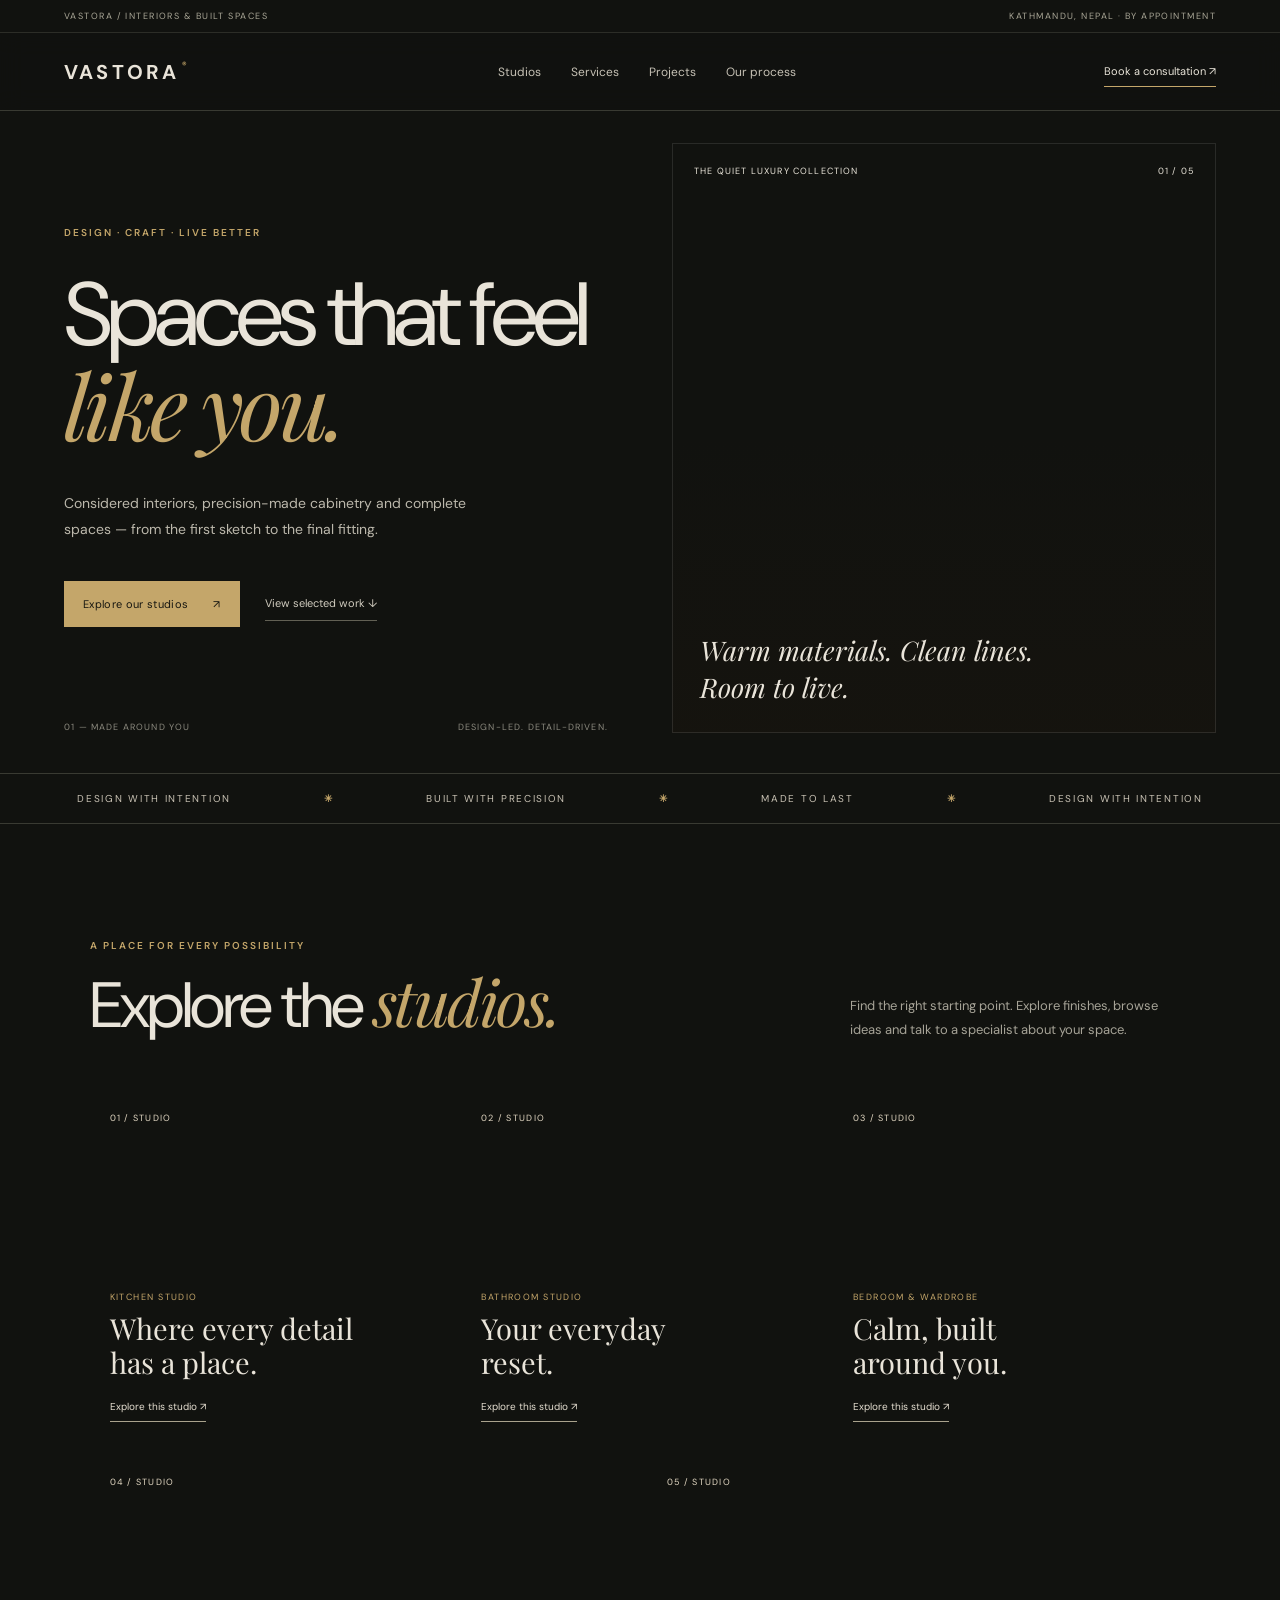
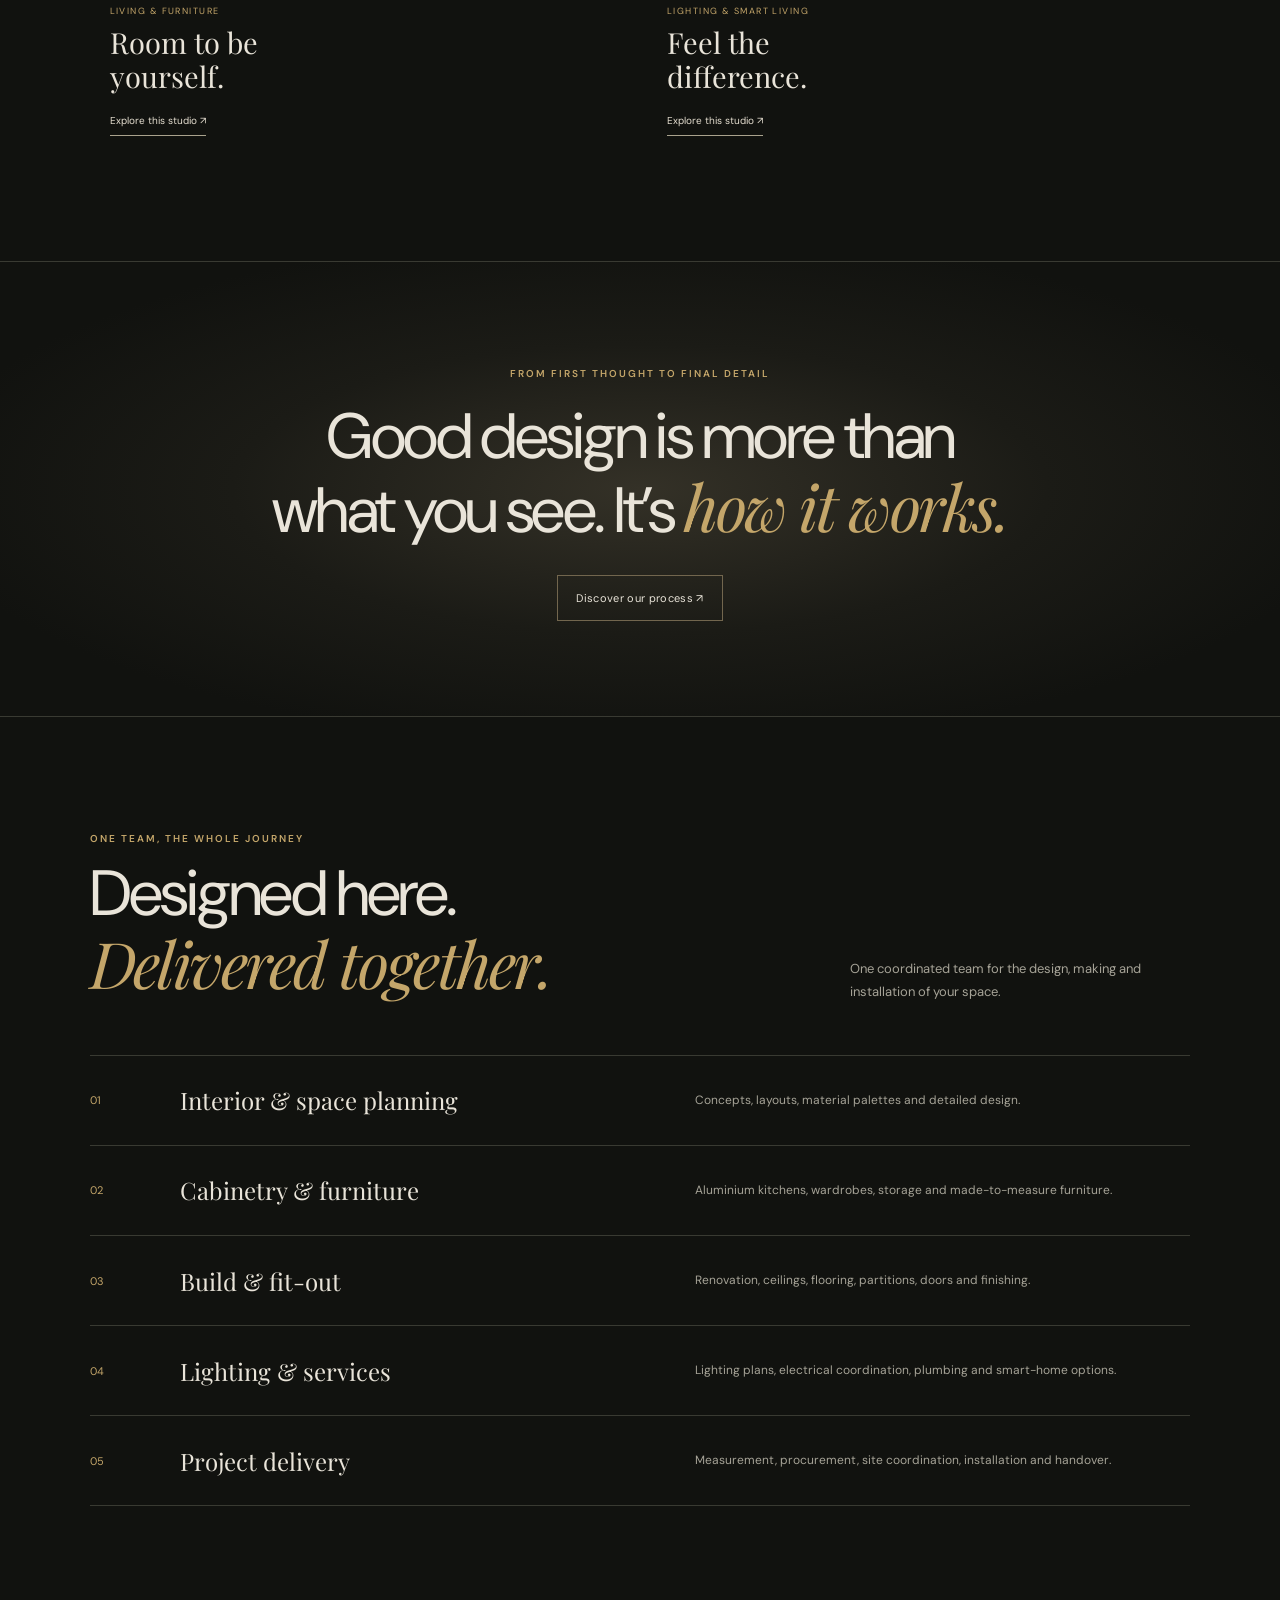
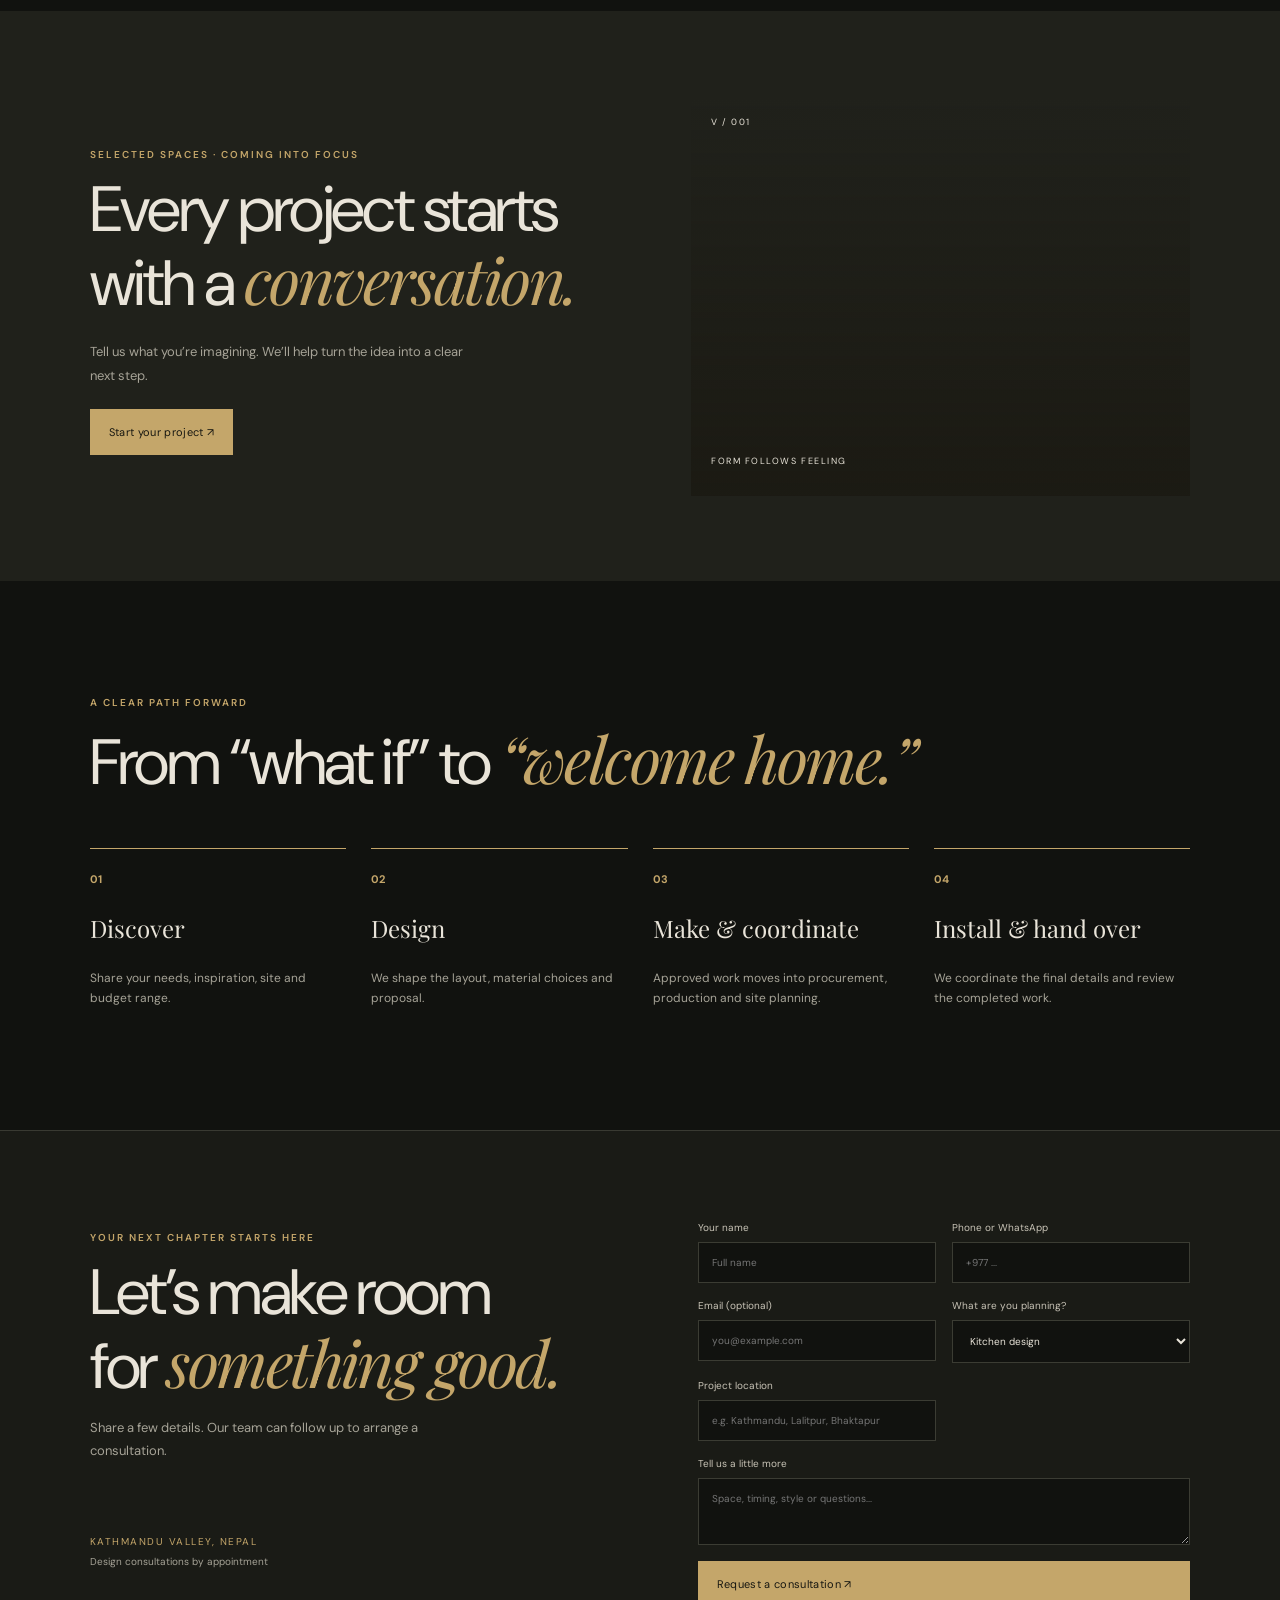
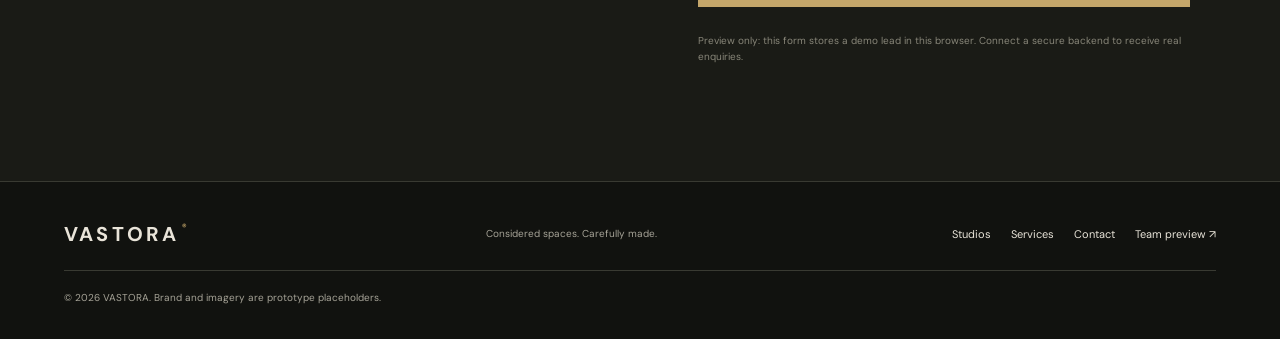
<file: index.html>
<!doctype html>
<html lang="en">
<head>
<meta charset="utf-8"><meta name="viewport" content="width=device-width,initial-scale=1">
<title>VASTORA — Spaces, thoughtfully made</title><link rel="stylesheet" href="styles.css">
</head>
<body>
<div class="topline"><span>VASTORA / INTERIORS & BUILT SPACES</span><span>KATHMANDU, NEPAL · BY APPOINTMENT</span></div>
<header class="nav"><a class="brand" href="#home">VASTORA<span>®</span></a><nav><a href="#studios">Studios</a><a href="#services">Services</a><a href="#projects">Projects</a><a href="#process">Our process</a></nav><a class="nav-cta" href="#consult">Book a consultation ↗</a><button class="menu" aria-label="Open menu">☰</button></header>
<main>
<section class="hero" id="home"><div class="hero-copy"><p class="eyebrow">DESIGN · CRAFT · LIVE BETTER</p><h1>Spaces that feel<br><i>like you.</i></h1><p class="hero-sub">Considered interiors, precision-made cabinetry and complete spaces — from the first sketch to the final fitting.</p><div class="hero-actions"><a class="button gold" href="#studios">Explore our studios <span>↗</span></a><a class="text-link" href="#projects">View selected work ↓</a></div><div class="hero-foot"><span>01 — MADE AROUND YOU</span><span>DESIGN-LED. DETAIL-DRIVEN.</span></div></div><div class="hero-image"><div class="image-tag">THE QUIET LUXURY COLLECTION <span>01 / 05</span></div><div class="image-caption">Warm materials. Clean lines.<br>Room to live.</div></div></section>
<section class="ticker"><span>DESIGN WITH INTENTION</span><b>✳</b><span>BUILT WITH PRECISION</span><b>✳</b><span>MADE TO LAST</span><b>✳</b><span>DESIGN WITH INTENTION</span></section>
<section class="section" id="studios"><div class="section-head"><div><p class="eyebrow">A PLACE FOR EVERY POSSIBILITY</p><h2>Explore the <i>studios.</i></h2></div><p>Find the right starting point. Explore finishes, browse ideas and talk to a specialist about your space.</p></div><div class="studio-grid">
<article class="studio-card kitchen"><span class="card-number">01 / STUDIO</span><div><p>KITCHEN STUDIO</p><h3>Where every detail<br>has a place.</h3><button data-consult="Kitchen design">Explore this studio ↗</button></div></article>
<article class="studio-card bath"><span class="card-number">02 / STUDIO</span><div><p>BATHROOM STUDIO</p><h3>Your everyday<br>reset.</h3><button data-consult="Bathroom design">Explore this studio ↗</button></div></article>
<article class="studio-card wardrobe"><span class="card-number">03 / STUDIO</span><div><p>BEDROOM & WARDROBE</p><h3>Calm, built<br>around you.</h3><button data-consult="Wardrobe design">Explore this studio ↗</button></div></article>
<article class="studio-card living"><span class="card-number">04 / STUDIO</span><div><p>LIVING & FURNITURE</p><h3>Room to be<br>yourself.</h3><button data-consult="Living and furniture">Explore this studio ↗</button></div></article>
<article class="studio-card lighting"><span class="card-number">05 / STUDIO</span><div><p>LIGHTING & SMART LIVING</p><h3>Feel the<br>difference.</h3><button data-consult="Lighting and smart living">Explore this studio ↗</button></div></article>
</div></section>
<section class="manifesto"><p class="eyebrow">FROM FIRST THOUGHT TO FINAL DETAIL</p><h2>Good design is more than<br>what you see. It’s <i>how it works.</i></h2><a class="button outline" href="#process">Discover our process ↗</a></section>
<section class="section" id="services"><div class="section-head"><div><p class="eyebrow">ONE TEAM, THE WHOLE JOURNEY</p><h2>Designed here.<br><i>Delivered together.</i></h2></div><p>One coordinated team for the design, making and installation of your space.</p></div><div class="service-list"><div><span>01</span><h3>Interior & space planning</h3><p>Concepts, layouts, material palettes and detailed design.</p></div><div><span>02</span><h3>Cabinetry & furniture</h3><p>Aluminium kitchens, wardrobes, storage and made-to-measure furniture.</p></div><div><span>03</span><h3>Build & fit-out</h3><p>Renovation, ceilings, flooring, partitions, doors and finishing.</p></div><div><span>04</span><h3>Lighting & services</h3><p>Lighting plans, electrical coordination, plumbing and smart-home options.</p></div><div><span>05</span><h3>Project delivery</h3><p>Measurement, procurement, site coordination, installation and handover.</p></div></div></section>
<section class="project-band" id="projects"><div><p class="eyebrow">SELECTED SPACES · COMING INTO FOCUS</p><h2>Every project starts<br>with a <i>conversation.</i></h2><p>Tell us what you’re imagining. We’ll help turn the idea into a clear next step.</p><a class="button gold" href="#consult">Start your project ↗</a></div><div class="project-visual"><span>V / 001</span><p>FORM FOLLOWS FEELING</p></div></section>
<section class="process section" id="process"><p class="eyebrow">A CLEAR PATH FORWARD</p><h2>From “what if” to <i>“welcome home.”</i></h2><div class="process-grid"><div><b>01</b><h3>Discover</h3><p>Share your needs, inspiration, site and budget range.</p></div><div><b>02</b><h3>Design</h3><p>We shape the layout, material choices and proposal.</p></div><div><b>03</b><h3>Make & coordinate</h3><p>Approved work moves into procurement, production and site planning.</p></div><div><b>04</b><h3>Install & hand over</h3><p>We coordinate the final details and review the completed work.</p></div></div></section>
<section class="consult" id="consult"><div><p class="eyebrow">YOUR NEXT CHAPTER STARTS HERE</p><h2>Let’s make room<br>for <i>something good.</i></h2><p>Share a few details. Our team can follow up to arrange a consultation.</p><div class="contact-note">KATHMANDU VALLEY, NEPAL<br><span>Design consultations by appointment</span></div></div><form id="leadForm"><label>Your name<input required name="name" placeholder="Full name"></label><label>Phone or WhatsApp<input required name="phone" placeholder="+977 ..."></label><label>Email (optional)<input type="email" name="email" placeholder="you@example.com"></label><label>What are you planning?<select name="interest"><option>Kitchen design</option><option>Bathroom design</option><option>Wardrobe design</option><option>Living and furniture</option><option>Full interior project</option><option>Renovation / fit-out</option><option>Lighting and smart living</option><option>Other</option></select></label><label>Project location<input name="location" placeholder="e.g. Kathmandu, Lalitpur, Bhaktapur"></label><label>Tell us a little more<textarea name="message" rows="3" placeholder="Space, timing, style or questions..."></textarea></label><button class="button gold full" type="submit">Request a consultation ↗</button><p class="form-note">Preview only: this form stores a demo lead in this browser. Connect a secure backend to receive real enquiries.</p><div id="formResult" role="status"></div></form></section>
</main><footer><a class="brand" href="#home">VASTORA<span>®</span></a><p>Considered spaces. Carefully made.</p><div><a href="#studios">Studios</a><a href="#services">Services</a><a href="#consult">Contact</a><a href="lead-machine.html">Team preview ↗</a></div><small>© <span id="year"></span> VASTORA. Brand and imagery are prototype placeholders.</small></footer>
<script src="app.js"></script></body></html>
</file>
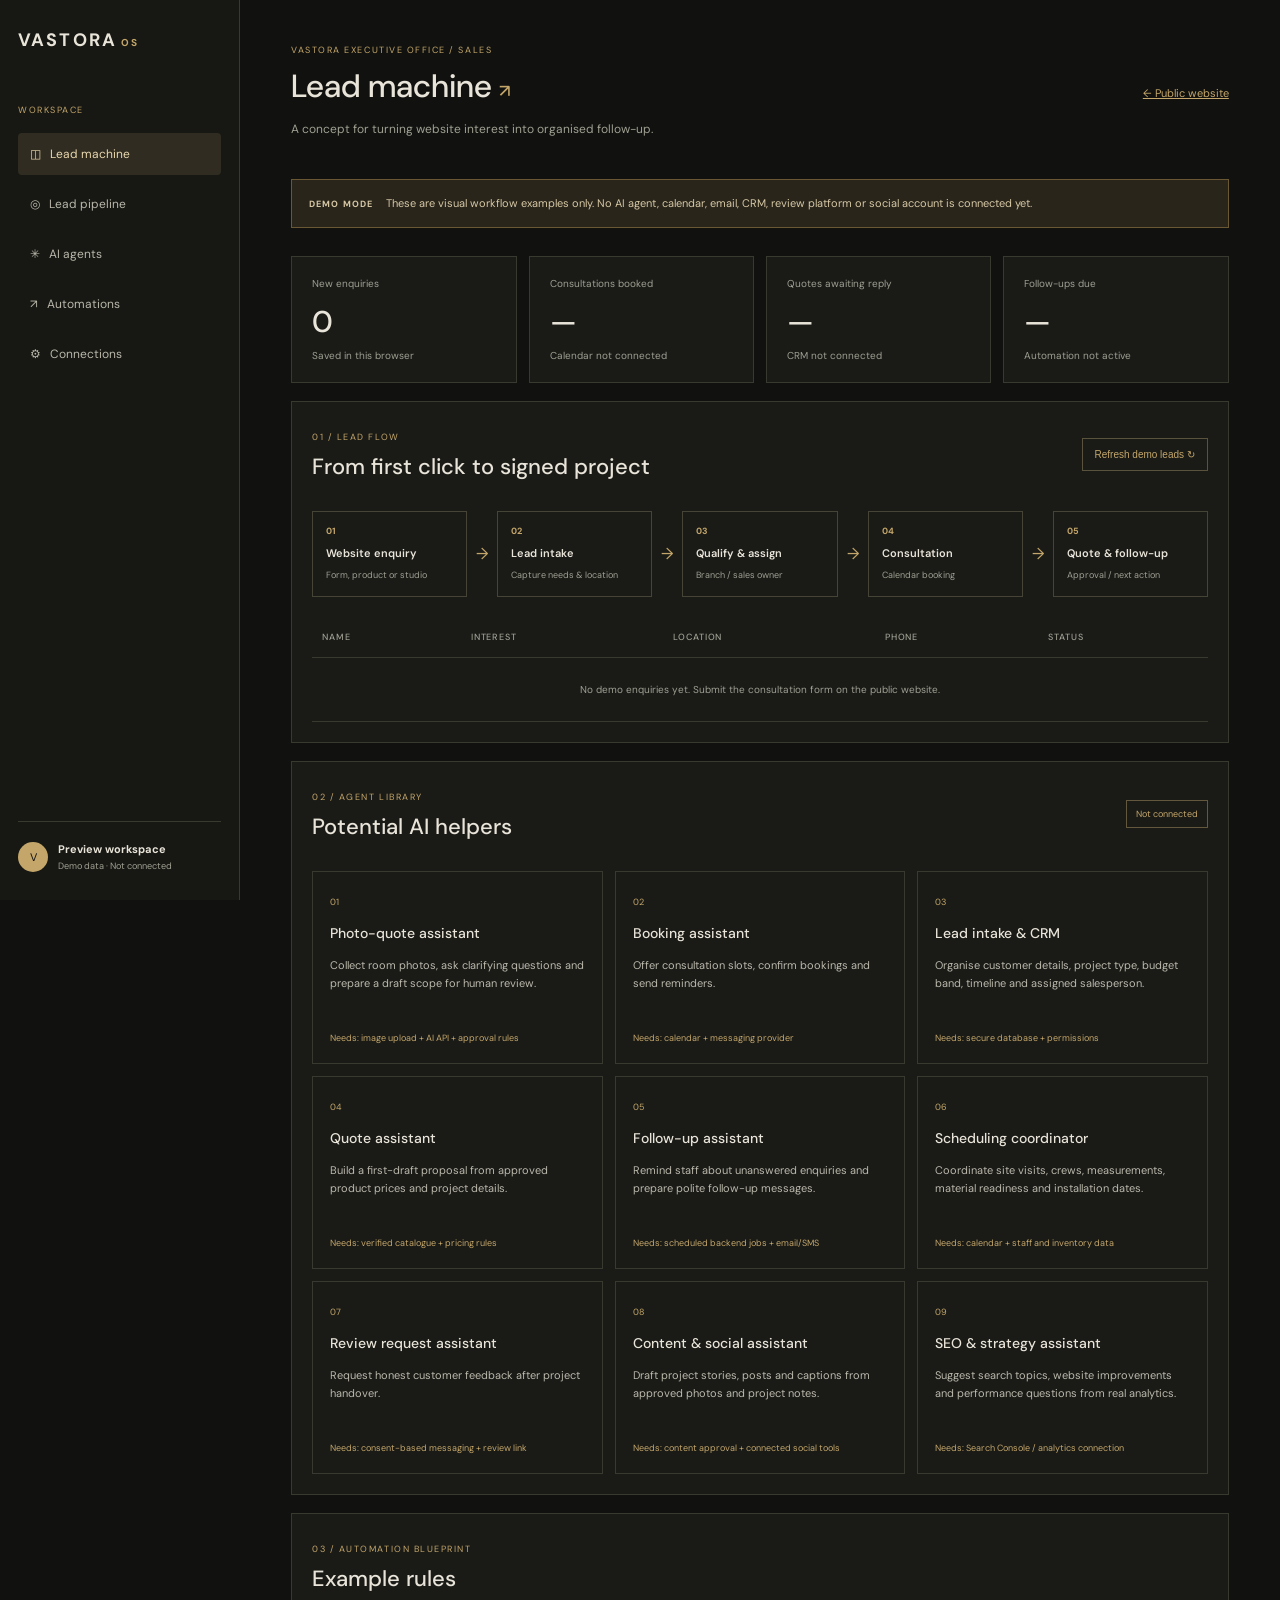
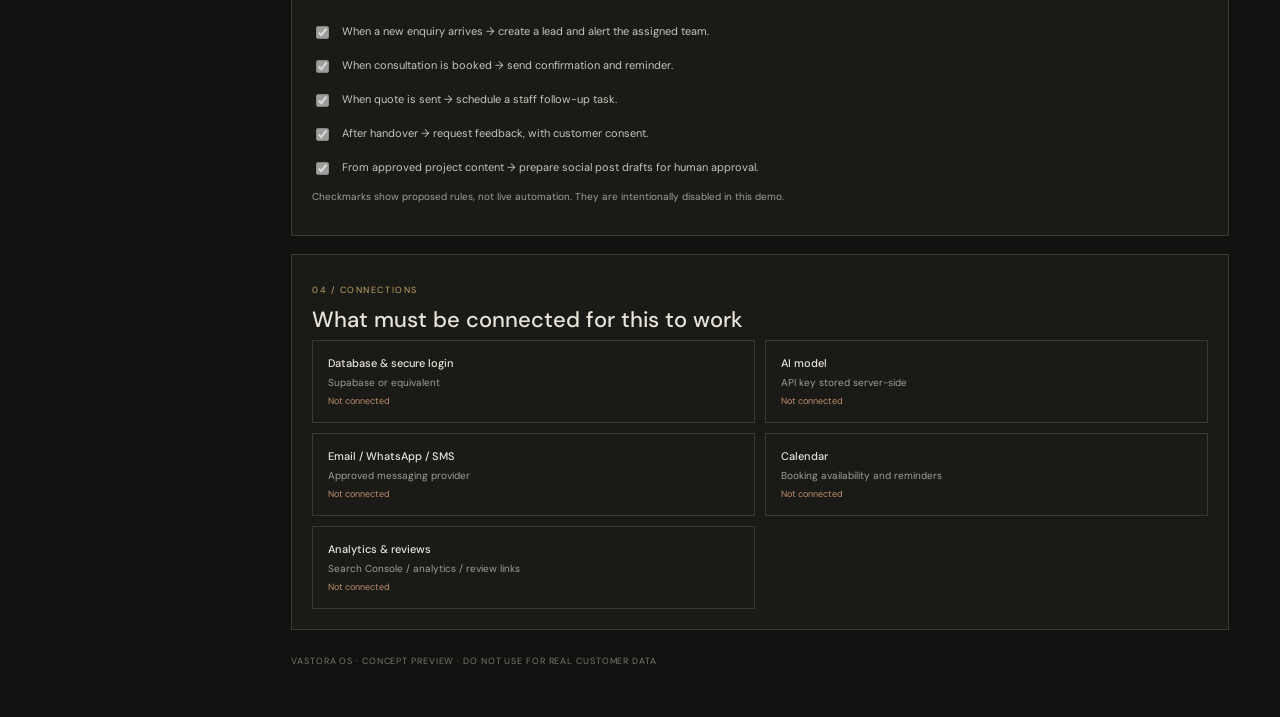
<file: lead-machine.html>
<!doctype html><html lang="en"><head><meta charset="utf-8"><meta name="viewport" content="width=device-width,initial-scale=1"><title>Vastora OS — Lead Machine Preview</title><link rel="stylesheet" href="dashboard.css"></head><body>
<aside class="sidebar"><a class="brand" href="index.html">VASTORA<span> OS</span></a><p class="label">WORKSPACE</p><a class="active" href="#overview">◫ &nbsp; Lead machine</a><a href="#pipeline">◎ &nbsp; Lead pipeline</a><a href="#agents">✳ &nbsp; AI agents</a><a href="#automations">↗ &nbsp; Automations</a><a href="#settings">⚙ &nbsp; Connections</a><div class="side-bottom"><span class="avatar">V</span><div><b>Preview workspace</b><small>Demo data · Not connected</small></div></div></aside>
<main class="main" id="overview"><header><div><p class="label">VASTORA EXECUTIVE OFFICE / SALES</p><h1>Lead machine <span>↗</span></h1><p class="muted">A concept for turning website interest into organised follow-up.</p></div><a class="back" href="index.html">← Public website</a></header>
<div class="notice"><b>DEMO MODE</b> These are visual workflow examples only. No AI agent, calendar, email, CRM, review platform or social account is connected yet.</div>
<div class="metrics"><article><span>New enquiries</span><strong id="leadCount">0</strong><small>Saved in this browser</small></article><article><span>Consultations booked</span><strong>—</strong><small>Calendar not connected</small></article><article><span>Quotes awaiting reply</span><strong>—</strong><small>CRM not connected</small></article><article><span>Follow-ups due</span><strong>—</strong><small>Automation not active</small></article></div>
<section class="panel" id="pipeline"><div class="panel-head"><div><p class="label">01 / LEAD FLOW</p><h2>From first click to signed project</h2></div><button id="refresh">Refresh demo leads ↻</button></div><div class="flow"><div><b>01</b><strong>Website enquiry</strong><small>Form, product or studio</small></div><i>→</i><div><b>02</b><strong>Lead intake</strong><small>Capture needs & location</small></div><i>→</i><div><b>03</b><strong>Qualify & assign</strong><small>Branch / sales owner</small></div><i>→</i><div><b>04</b><strong>Consultation</strong><small>Calendar booking</small></div><i>→</i><div><b>05</b><strong>Quote & follow-up</strong><small>Approval / next action</small></div></div><div class="table-wrap"><table><thead><tr><th>NAME</th><th>INTEREST</th><th>LOCATION</th><th>PHONE</th><th>STATUS</th></tr></thead><tbody id="leadRows"><tr><td colspan="5" class="empty">No demo enquiries yet. Submit the consultation form on the public website.</td></tr></tbody></table></div></section>
<section class="panel" id="agents"><div class="panel-head"><div><p class="label">02 / AGENT LIBRARY</p><h2>Potential AI helpers</h2></div><span class="pill">Not connected</span></div><div class="agent-grid"><article><span>01</span><h3>Photo-quote assistant</h3><p>Collect room photos, ask clarifying questions and prepare a draft scope for human review.</p><small>Needs: image upload + AI API + approval rules</small></article><article><span>02</span><h3>Booking assistant</h3><p>Offer consultation slots, confirm bookings and send reminders.</p><small>Needs: calendar + messaging provider</small></article><article><span>03</span><h3>Lead intake & CRM</h3><p>Organise customer details, project type, budget band, timeline and assigned salesperson.</p><small>Needs: secure database + permissions</small></article><article><span>04</span><h3>Quote assistant</h3><p>Build a first-draft proposal from approved product prices and project details.</p><small>Needs: verified catalogue + pricing rules</small></article><article><span>05</span><h3>Follow-up assistant</h3><p>Remind staff about unanswered enquiries and prepare polite follow-up messages.</p><small>Needs: scheduled backend jobs + email/SMS</small></article><article><span>06</span><h3>Scheduling coordinator</h3><p>Coordinate site visits, crews, measurements, material readiness and installation dates.</p><small>Needs: calendar + staff and inventory data</small></article><article><span>07</span><h3>Review request assistant</h3><p>Request honest customer feedback after project handover.</p><small>Needs: consent-based messaging + review link</small></article><article><span>08</span><h3>Content & social assistant</h3><p>Draft project stories, posts and captions from approved photos and project notes.</p><small>Needs: content approval + connected social tools</small></article><article><span>09</span><h3>SEO & strategy assistant</h3><p>Suggest search topics, website improvements and performance questions from real analytics.</p><small>Needs: Search Console / analytics connection</small></article></div></section>
<section class="panel" id="automations"><div class="panel-head"><div><p class="label">03 / AUTOMATION BLUEPRINT</p><h2>Example rules</h2></div></div><div class="rules"><label><input type="checkbox" checked disabled> When a new enquiry arrives → create a lead and alert the assigned team.</label><label><input type="checkbox" checked disabled> When consultation is booked → send confirmation and reminder.</label><label><input type="checkbox" checked disabled> When quote is sent → schedule a staff follow-up task.</label><label><input type="checkbox" checked disabled> After handover → request feedback, with customer consent.</label><label><input type="checkbox" checked disabled> From approved project content → prepare social post drafts for human approval.</label></div><p class="muted small">Checkmarks show proposed rules, not live automation. They are intentionally disabled in this demo.</p></section>
<section class="panel" id="settings"><p class="label">04 / CONNECTIONS</p><h2>What must be connected for this to work</h2><div class="connections"><div><b>Database & secure login</b><span>Supabase or equivalent</span><em>Not connected</em></div><div><b>AI model</b><span>API key stored server-side</span><em>Not connected</em></div><div><b>Email / WhatsApp / SMS</b><span>Approved messaging provider</span><em>Not connected</em></div><div><b>Calendar</b><span>Booking availability and reminders</span><em>Not connected</em></div><div><b>Analytics & reviews</b><span>Search Console / analytics / review links</span><em>Not connected</em></div></div></section><footer>VASTORA OS · CONCEPT PREVIEW · DO NOT USE FOR REAL CUSTOMER DATA</footer></main><script src="dashboard.js"></script></body></html>
</file>
<file: styles.css>
@import url('https://fonts.googleapis.com/css2?family=DM+Sans:wght@400;500;600;700&family=Playfair+Display:ital,wght@0,400;0,500;1,400;1,500&display=swap');
:root{--bg:#11120f;--panel:#1a1b17;--cream:#e9e4d9;--muted:#a6a397;--gold:#c4a66a;--line:#393a32}*{box-sizing:border-box}html{scroll-behavior:smooth}body{margin:0;background:var(--bg);color:var(--cream);font-family:'DM Sans',sans-serif}a{color:inherit;text-decoration:none}button,input,textarea,select{font:inherit}.topline{padding:10px 5vw;display:flex;justify-content:space-between;font-size:9px;letter-spacing:.16em;color:#aaa797;border-bottom:1px solid #2c2d27}.nav{height:78px;padding:0 5vw;display:flex;align-items:center;justify-content:space-between;border-bottom:1px solid var(--line);position:sticky;top:0;background:#11120fee;backdrop-filter:blur(12px);z-index:5}.brand{font-weight:700;letter-spacing:.16em;font-size:20px}.brand span{font-size:9px;vertical-align:top;color:var(--gold);margin-left:3px}.nav nav{display:flex;gap:30px;font-size:12px;color:#c6c1b5}.nav nav a:hover,footer a:hover{color:var(--gold)}.nav-cta{font-size:11px;border-bottom:1px solid var(--gold);padding:8px 0}.menu{display:none;background:none;color:white;border:0}.hero{min-height:650px;display:grid;grid-template-columns:1fr 1fr;padding:0 5vw 40px;gap:5vw}.hero-copy{padding:105px 0 0;display:flex;flex-direction:column;align-items:flex-start}.eyebrow{font-size:10px;letter-spacing:.2em;color:var(--gold);font-weight:600}.hero h1{font-size:clamp(58px,7vw,100px);font-weight:400;line-height:.99;letter-spacing:-.055em;margin:22px 0}.hero h1 i,h2 i{font-family:'Playfair Display',serif;font-weight:400;color:var(--gold)}.hero-sub{max-width:410px;color:#bcb8ac;line-height:1.8;font-size:14px}.hero-actions{display:flex;align-items:center;gap:25px;margin-top:25px}.button{display:inline-flex;align-items:center;justify-content:space-between;gap:25px;padding:15px 18px;font-size:11px;letter-spacing:.03em;border:1px solid transparent;cursor:pointer}.gold{background:var(--gold);color:#171711}.gold:hover{background:#d7bd88}.text-link{font-size:11px;color:#d1ccbf;border-bottom:1px solid #626054;padding:10px 0}.hero-foot{margin-top:auto;padding-top:50px;width:100%;display:flex;justify-content:space-between;color:#8c8a7f;font-size:9px;letter-spacing:.13em}.hero-image{margin:32px 0 0;min-height:590px;position:relative;overflow:hidden;background:linear-gradient(0deg,#17140eaa,transparent 50%),url('https://images.unsplash.com/photo-1600607687939-ce8a6c25118c?auto=format&fit=crop&w=1400&q=85') center/cover}.hero-image:after{content:"";position:absolute;inset:0;border:1px solid #ffffff1a;pointer-events:none}.image-tag{position:absolute;top:22px;left:22px;right:22px;display:flex;justify-content:space-between;font-size:9px;letter-spacing:.13em}.image-caption{position:absolute;bottom:28px;left:28px;font:italic 27px 'Playfair Display',serif;line-height:1.35}.ticker{display:flex;justify-content:space-around;gap:15px;align-items:center;padding:18px 3vw;border-block:1px solid var(--line);font-size:10px;letter-spacing:.17em;color:#c9c2b4;flex-wrap:wrap}.ticker b{color:var(--gold)}.section{padding:105px 7vw}.section-head{display:flex;justify-content:space-between;align-items:end;margin-bottom:38px;gap:30px}.section h2,.manifesto h2,.project-band h2,.process h2,.consult h2{font-size:clamp(36px,5vw,65px);font-weight:400;line-height:1.08;letter-spacing:-.04em;margin:14px 0}.section-head>p{max-width:340px;color:var(--muted);font-size:13px;line-height:1.8}.studio-grid{display:grid;grid-template-columns:repeat(6,1fr);gap:14px}.studio-card{min-height:350px;grid-column:span 2;position:relative;padding:20px;display:flex;flex-direction:column;justify-content:space-between;background-size:cover;background-position:center;overflow:hidden}.studio-card:before{content:"";position:absolute;inset:0;background:linear-gradient(0deg,#11120fee 0%,#11120f22 75%);transition:background .3s}.studio-card:hover:before{background:linear-gradient(0deg,#11120fee 0%,#11120f00 100%)}.studio-card>*{position:relative}.studio-card:nth-child(4),.studio-card:nth-child(5){grid-column:span 3;min-height:300px}.kitchen{background-image:url('https://images.unsplash.com/photo-1600607687920-4e2a09cf159d?auto=format&fit=crop&w=900&q=80')}.bath{background-image:url('https://images.unsplash.com/photo-1620626011761-996317b8d101?auto=format&fit=crop&w=900&q=80')}.wardrobe{background-image:url('https://images.unsplash.com/photo-1616486338812-3dadae4b4ace?auto=format&fit=crop&w=900&q=80')}.living{background-image:url('https://images.unsplash.com/photo-1600210492486-724fe5c67fb0?auto=format&fit=crop&w=1000&q=80')}.lighting{background-image:url('https://images.unsplash.com/photo-1600607687939-ce8a6c25118c?auto=format&fit=crop&w=1000&q=80')}.card-number{font-size:9px;letter-spacing:.14em;color:#e3d8c3}.studio-card p{font-size:9px;letter-spacing:.16em;color:var(--gold)}.studio-card h3{font:400 29px/1.15 'Playfair Display',serif;margin:8px 0 15px}.studio-card button{border:0;border-bottom:1px solid #a9a28d;background:transparent;color:#e6dfd1;padding:0 0 8px;font-size:10px;cursor:pointer}.manifesto{padding:95px 7vw;text-align:center;background:radial-gradient(ellipse at center,#343127 0%,#1b1b16 45%,#11120f 80%);border-block:1px solid var(--line)}.manifesto h2{margin:22px 0 30px}.outline{border-color:#72664e;color:var(--cream)}.service-list{border-top:1px solid var(--line)}.service-list>div{display:grid;grid-template-columns:70px 1fr 1fr;gap:20px;align-items:center;padding:23px 0;border-bottom:1px solid var(--line)}.service-list span{color:var(--gold);font-size:11px}.service-list h3{font:400 24px 'Playfair Display',serif;margin:0}.service-list p{font-size:12px;color:var(--muted);line-height:1.6}.project-band{display:grid;grid-template-columns:1fr 1fr;gap:8vw;padding:85px 7vw;background:#20211b;align-items:center}.project-band>div:first-child>p:not(.eyebrow){color:var(--muted);line-height:1.8;font-size:13px;max-width:380px;margin:22px 0}.project-visual{height:400px;background:linear-gradient(0deg,#17140c88,#17140c00),url('https://images.unsplash.com/photo-1600566753086-00f18fb6b3ea?auto=format&fit=crop&w=1200&q=80') center/cover;display:flex;flex-direction:column;justify-content:space-between;padding:20px}.project-visual span,.project-visual p{font-size:9px;letter-spacing:.17em}.process{padding-bottom:110px}.process-grid{display:grid;grid-template-columns:repeat(4,1fr);gap:25px;margin-top:50px}.process-grid>div{border-top:1px solid var(--gold);padding-top:18px}.process-grid b{color:var(--gold);font-size:11px}.process-grid h3{font:400 24px 'Playfair Display',serif}.process-grid p{font-size:12px;line-height:1.7;color:var(--muted)}.consult{padding:90px 7vw;display:grid;grid-template-columns:1fr 1fr;gap:9vw;background:#1a1b16;border-top:1px solid var(--line)}.consult>div>p:not(.eyebrow){color:var(--muted);font-size:13px;line-height:1.8;max-width:380px}.contact-note{margin-top:70px;font-size:10px;letter-spacing:.15em;line-height:2;color:var(--gold)}.contact-note span{color:var(--muted);letter-spacing:0}.consult form{display:grid;grid-template-columns:1fr 1fr;gap:16px}.consult label{display:flex;flex-direction:column;gap:8px;font-size:10px;color:#c9c4b7}.consult label:nth-last-of-type(1){grid-column:1/-1}.consult input,.consult textarea,.consult select{background:#11120f;border:1px solid #3b3c33;padding:13px;color:var(--cream);width:100%;outline:none;border-radius:0}.consult input:focus,.consult textarea:focus,.consult select:focus{border-color:var(--gold)}.full,.form-note,#formResult{grid-column:1/-1}.form-note{font-size:10px;color:#888679;line-height:1.6}.footer,footer{padding:35px 5vw;border-top:1px solid var(--line);display:flex;align-items:center;justify-content:space-between;gap:20px;flex-wrap:wrap}footer>p,footer small{font-size:10px;color:var(--muted)}footer div{display:flex;gap:20px;font-size:11px}footer small{width:100%;border-top:1px solid var(--line);padding-top:20px}.form-success{font-size:12px;color:#c6b17c;line-height:1.6}
@media(max-width:800px){.nav nav,.nav-cta{display:none}.menu{display:block}.hero{grid-template-columns:1fr;padding-bottom:25px}.hero-copy{padding-top:55px;min-height:500px}.hero-image{min-height:420px;margin-top:0}.hero-foot{padding-top:40px}.section{padding:70px 6vw}.section-head{display:block}.studio-grid{grid-template-columns:1fr 1fr}.studio-card,.studio-card:nth-child(4),.studio-card:nth-child(5){grid-column:span 1;min-height:320px}.studio-card:nth-child(5){grid-column:span 2}.service-list>div{grid-template-columns:35px 1fr}.service-list p{grid-column:2;margin-top:-5px}.project-band,.consult{grid-template-columns:1fr}.project-visual{height:320px}.process-grid{grid-template-columns:1fr 1fr}.contact-note{margin-top:35px}.ticker{font-size:8px}.topline{font-size:7px}.consult form{grid-template-columns:1fr}.consult label,.consult label:nth-last-of-type(1){grid-column:1}footer{align-items:flex-start;flex-direction:column}footer small{margin-top:10px}}
@media(prefers-reduced-motion:reduce){html{scroll-behavior:auto}*{transition:none!important;animation:none!important}}
</file>
<file: dashboard.css>
@import url('https://fonts.googleapis.com/css2?family=DM+Sans:wght@400;500;600;700&family=Playfair+Display&display=swap');:root{--bg:#11120f;--panel:#1a1b17;--cream:#e9e4d9;--muted:#9f9f92;--gold:#c4a66a;--line:#38392f}*{box-sizing:border-box}body{margin:0;background:var(--bg);color:var(--cream);font-family:'DM Sans',sans-serif;display:flex}.sidebar{width:240px;position:fixed;inset:0 auto 0 0;background:#171813;border-right:1px solid var(--line);padding:28px 18px;display:flex;flex-direction:column;gap:8px}.brand{font-size:18px;font-weight:700;letter-spacing:.12em;color:var(--cream);text-decoration:none;margin-bottom:35px}.brand span{color:var(--gold);font-size:10px}.label{font-size:9px;letter-spacing:.17em;color:var(--gold)}.sidebar>a:not(.brand){padding:13px 12px;color:#b9b7ab;text-decoration:none;font-size:12px;border-radius:4px}.sidebar>a.active{background:#302c21;color:#e8d6ae}.side-bottom{margin-top:auto;display:flex;align-items:center;gap:10px;border-top:1px solid var(--line);padding-top:20px;font-size:11px}.side-bottom small{display:block;color:var(--muted);margin-top:4px}.avatar{background:var(--gold);color:#111;border-radius:50%;width:30px;height:30px;display:grid;place-items:center}.main{margin-left:240px;width:calc(100% - 240px);padding:35px 4vw 50px}header{display:flex;justify-content:space-between;align-items:center;gap:20px}h1{font-size:32px;font-weight:500;margin:8px 0}h1 span{color:var(--gold);font-size:18px}.muted{color:var(--muted);font-size:12px;line-height:1.7}.back{font-size:11px;color:var(--gold)}.notice{margin:28px 0;background:#29251b;border:1px solid #6a5734;padding:14px 17px;font-size:11px;line-height:1.7;color:#d6c8a5}.notice b{font-size:9px;letter-spacing:.12em;margin-right:10px}.metrics{display:grid;grid-template-columns:repeat(4,1fr);gap:12px;margin:18px 0}.metrics article,.panel{background:var(--panel);border:1px solid var(--line);padding:20px}.metrics article span,.metrics small{display:block;font-size:10px;color:var(--muted)}.metrics strong{display:block;font-size:30px;font-weight:500;margin:12px 0 8px}.panel{margin-top:18px}.panel-head{display:flex;align-items:center;justify-content:space-between;gap:20px;margin-bottom:24px}.panel h2{font-size:22px;font-weight:500;margin:6px 0}.panel-head button{background:transparent;border:1px solid #59533e;color:var(--gold);padding:10px 12px;font-size:10px;cursor:pointer}.flow{display:flex;align-items:stretch;gap:9px;overflow-x:auto;padding-bottom:20px}.flow>div{min-width:120px;flex:1;border:1px solid #464437;padding:13px;display:flex;flex-direction:column;gap:9px}.flow b,.agent-grid article>span{font-size:9px;color:var(--gold)}.flow strong{font-size:11px;font-weight:600}.flow small{font-size:9px;color:var(--muted);line-height:1.5}.flow i{align-self:center;color:var(--gold);font-style:normal}.table-wrap{overflow-x:auto}table{width:100%;border-collapse:collapse;text-align:left;font-size:10px}th{font-size:9px;color:var(--muted);font-weight:500;letter-spacing:.1em}td,th{padding:14px 10px;border-bottom:1px solid var(--line)}.empty{text-align:center;color:var(--muted);padding:25px}.pill{font-size:9px;border:1px solid #63573d;color:var(--gold);padding:7px 9px}.agent-grid{display:grid;grid-template-columns:repeat(3,1fr);gap:12px}.agent-grid article{padding:17px;border:1px solid var(--line)}.agent-grid h3{font-size:14px;font-weight:500}.agent-grid p{font-size:11px;color:#bbb8ac;line-height:1.7;min-height:58px}.agent-grid small{font-size:9px;color:var(--gold);line-height:1.6}.rules{display:grid;gap:15px}.rules label{font-size:11px;color:#c8c4b9;display:flex;gap:10px;align-items:flex-start;line-height:1.6}.rules input{accent-color:var(--gold)}.small{font-size:10px}.connections{display:grid;grid-template-columns:1fr 1fr;gap:10px}.connections div{border:1px solid var(--line);padding:15px;display:grid;gap:6px}.connections b{font-size:11px;font-weight:500}.connections span{font-size:10px;color:var(--muted)}.connections em{font-style:normal;color:#c18d6c;font-size:9px}footer{margin-top:25px;color:#77796e;font-size:9px;letter-spacing:.1em}@media(max-width:900px){.sidebar{width:65px;padding:20px 8px}.brand{font-size:0}.brand:first-letter{font-size:18px}.brand span,.sidebar .label,.sidebar>a:not(.brand){font-size:0}.sidebar>a:not(.brand){height:38px;padding:10px}.side-bottom{display:none}.main{margin-left:65px;width:calc(100% - 65px);padding:25px 15px}.metrics{grid-template-columns:1fr 1fr}.agent-grid{grid-template-columns:1fr 1fr}.connections{grid-template-columns:1fr}}@media(max-width:560px){header{align-items:flex-start;flex-direction:column}.metrics{gap:7px}.metrics article{padding:13px}.metrics strong{font-size:25px}.agent-grid{grid-template-columns:1fr}.flow{gap:6px}.flow>div{min-width:105px}.flow i{font-size:12px}.panel{padding:14px}.panel-head{align-items:flex-start;flex-direction:column}}
</file>
